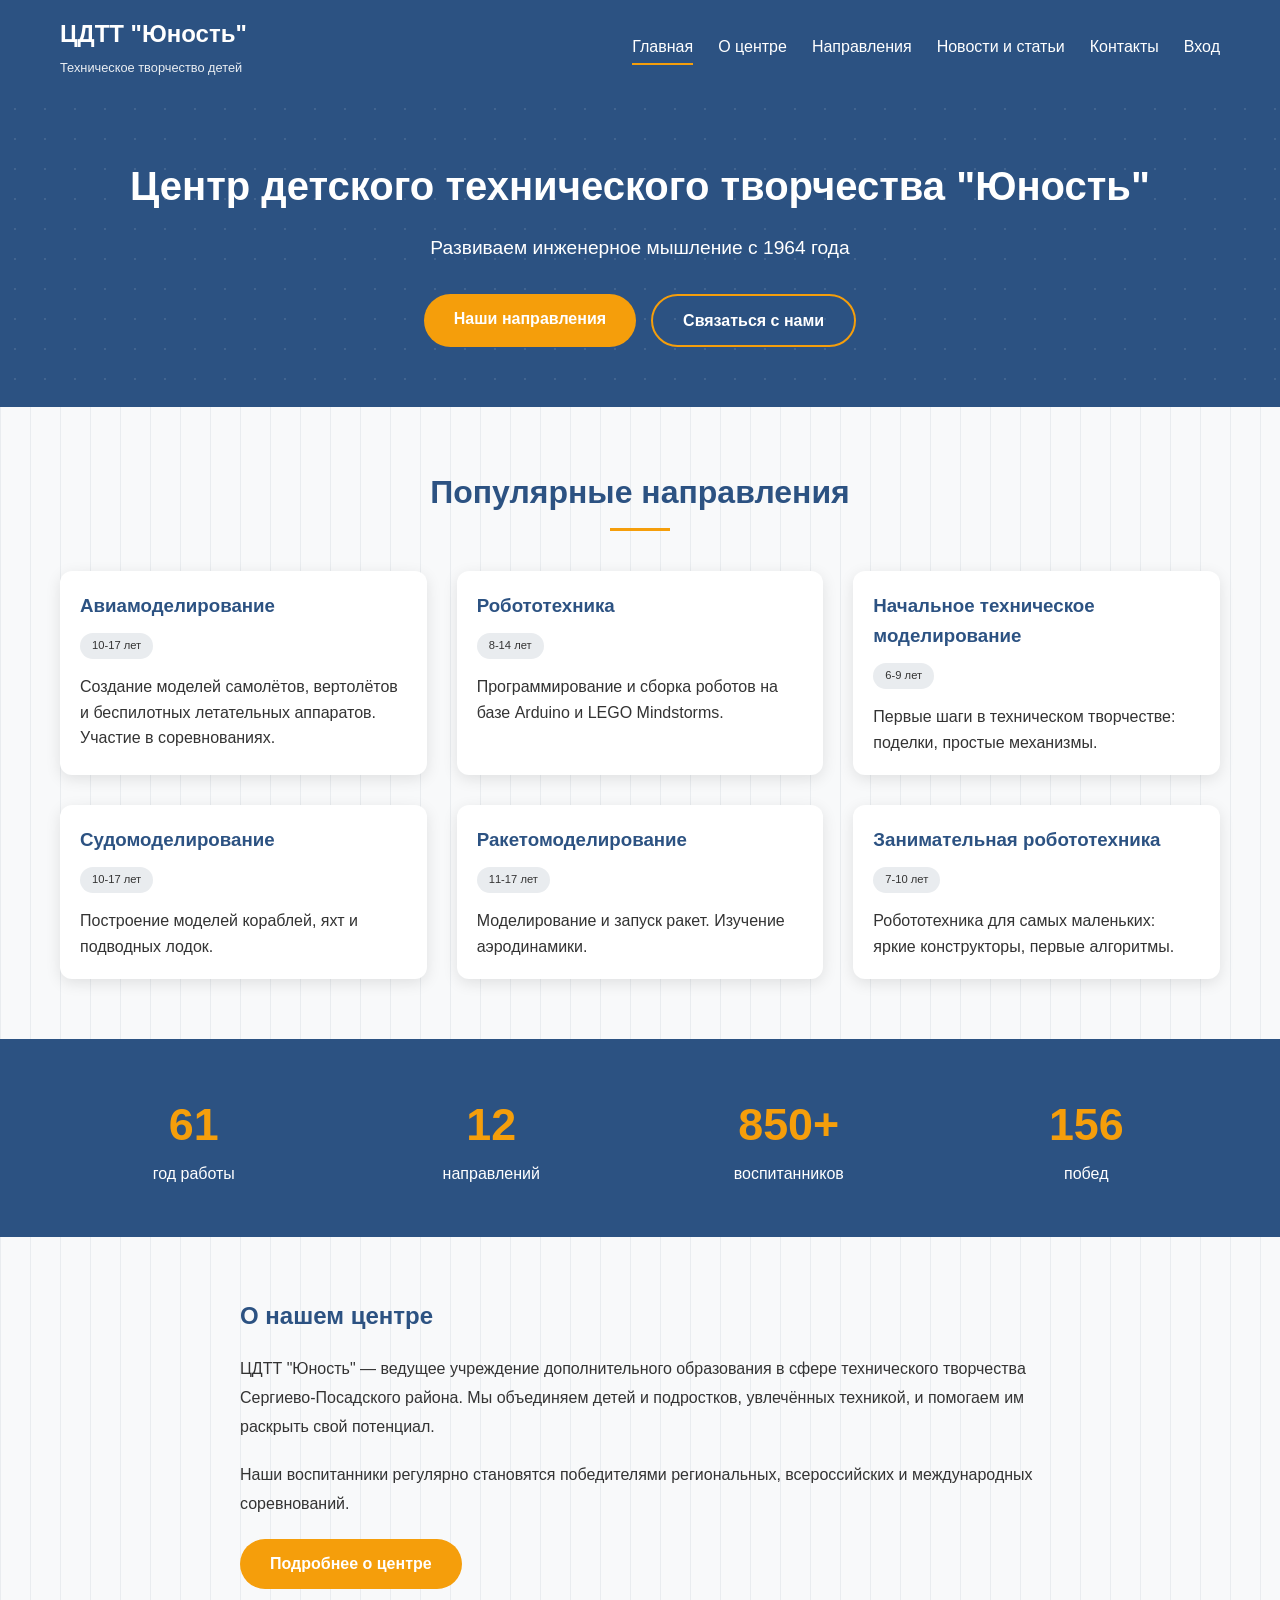
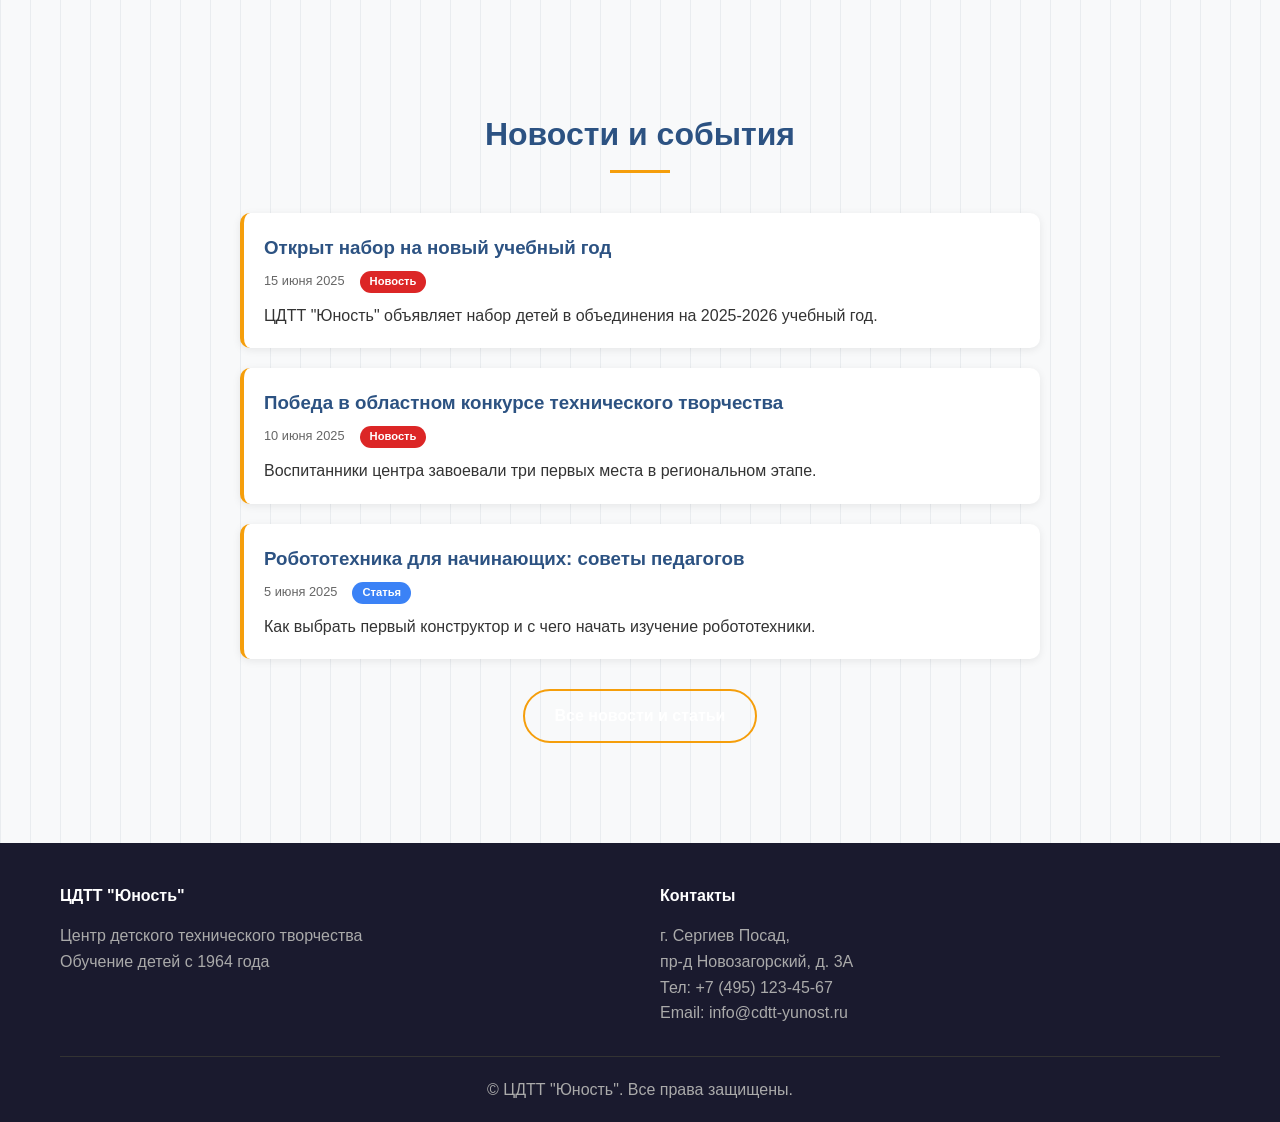
<file: docs/index.html>
<!DOCTYPE html>
<html lang="ru">
<head>
    <meta charset="UTF-8">
    <meta name="viewport" content="width=device-width, initial-scale=1.0">
    <title>ЦДТТ "Юность" - Центр детского технического творчества</title>
    <link rel="stylesheet" href="style.css">
</head>
<body>

<header class="site-header">
    <div class="container header-inner">
        <div class="logo">
            <h1>ЦДТТ "Юность"</h1>
            <p>Техническое творчество детей</p>
        </div>
        <button class="mobile-menu-btn" id="mobileMenuBtn">☰</button>
        <nav class="main-nav" id="mainNav">
            <ul>
                <li><a href="index.html" class="active">Главная</a></li>
                <li><a href="about.html">О центре</a></li>
                <li><a href="programs.html">Направления</a></li>
                <li><a href="news.html">Новости и статьи</a></li>
                <li><a href="contacts.html">Контакты</a></li>
                <li><a href="admin.html">Вход</a></li>
            </ul>
        </nav>
    </div>
</header>

<main>
    <section class="hero">
        <div class="container">
            <h1>Центр детского технического творчества "Юность"</h1>
            <p>Развиваем инженерное мышление с 1964 года</p>
            <div class="hero-buttons">
                <a href="programs.html" class="btn btn-primary">Наши направления</a>
                <a href="contacts.html" class="btn btn-outline">Связаться с нами</a>
            </div>
        </div>
    </section>

    <section class="section">
        <div class="container">
            <h2 class="section-title">Популярные направления</h2>
            <div class="cards-grid">
                <div class="card">
                    <h3>Авиамоделирование</h3>
                    <span class="card-badge">10-17 лет</span>
                    <p>Создание моделей самолётов, вертолётов и беспилотных летательных аппаратов. Участие в соревнованиях.</p>
                </div>
                <div class="card">
                    <h3>Робототехника</h3>
                    <span class="card-badge">8-14 лет</span>
                    <p>Программирование и сборка роботов на базе Arduino и LEGO Mindstorms.</p>
                </div>
                <div class="card">
                    <h3>Начальное техническое моделирование</h3>
                    <span class="card-badge">6-9 лет</span>
                    <p>Первые шаги в техническом творчестве: поделки, простые механизмы.</p>
                </div>
                <div class="card">
                    <h3>Судомоделирование</h3>
                    <span class="card-badge">10-17 лет</span>
                    <p>Построение моделей кораблей, яхт и подводных лодок.</p>
                </div>
                <div class="card">
                    <h3>Ракетомоделирование</h3>
                    <span class="card-badge">11-17 лет</span>
                    <p>Моделирование и запуск ракет. Изучение аэродинамики.</p>
                </div>
                <div class="card">
                    <h3>Занимательная робототехника</h3>
                    <span class="card-badge">7-10 лет</span>
                    <p>Робототехника для самых маленьких: яркие конструкторы, первые алгоритмы.</p>
                </div>
            </div>
        </div>
    </section>

    <section class="stats">
        <div class="container">
            <div class="stats-grid">
                <div class="stat-item">
                    <span class="stat-number">61</span>
                    <span class="stat-label">год работы</span>
                </div>
                <div class="stat-item">
                    <span class="stat-number">12</span>
                    <span class="stat-label">направлений</span>
                </div>
                <div class="stat-item">
                    <span class="stat-number">850+</span>
                    <span class="stat-label">воспитанников</span>
                </div>
                <div class="stat-item">
                    <span class="stat-number">156</span>
                    <span class="stat-label">побед</span>
                </div>
            </div>
        </div>
    </section>

    <section class="section">
        <div class="container">
            <div class="about-preview">
                <div class="about-text">
                    <h2>О нашем центре</h2>
                    <p>ЦДТТ "Юность" — ведущее учреждение дополнительного образования в сфере технического творчества Сергиево-Посадского района. Мы объединяем детей и подростков, увлечённых техникой, и помогаем им раскрыть свой потенциал.</p>
                    <p>Наши воспитанники регулярно становятся победителями региональных, всероссийских и международных соревнований.</p>
                    <a href="about.html" class="btn btn-primary">Подробнее о центре</a>
                </div>
            </div>
        </div>
    </section>

    <section class="section">
        <div class="container">
            <h2 class="section-title">Новости и события</h2>
            <div class="news-preview">
                <div class="post-card">
                    <h3><a href="post.html">Открыт набор на новый учебный год</a></h3>
                    <div class="post-meta">
                        <span>15 июня 2025</span>
                        <span class="post-type news">Новость</span>
                    </div>
                    <p>ЦДТТ "Юность" объявляет набор детей в объединения на 2025-2026 учебный год.</p>
                </div>
                <div class="post-card">
                    <h3><a href="post.html">Победа в областном конкурсе технического творчества</a></h3>
                    <div class="post-meta">
                        <span>10 июня 2025</span>
                        <span class="post-type news">Новость</span>
                    </div>
                    <p>Воспитанники центра завоевали три первых места в региональном этапе.</p>
                </div>
                <div class="post-card">
                    <h3><a href="post.html">Робототехника для начинающих: советы педагогов</a></h3>
                    <div class="post-meta">
                        <span>5 июня 2025</span>
                        <span class="post-type article">Статья</span>
                    </div>
                    <p>Как выбрать первый конструктор и с чего начать изучение робототехники.</p>
                </div>
            </div>
            <div class="text-center" style="margin-top: 30px;">
                <a href="news.html" class="btn btn-outline">Все новости и статьи</a>
            </div>
        </div>
    </section>
</main>

<footer class="site-footer">
    <div class="container">
        <div class="footer-grid">
            <div>
                <h4>ЦДТТ "Юность"</h4>
                <p>Центр детского технического творчества<br>Обучение детей с 1964 года</p>
            </div>
            <div>
                <h4>Контакты</h4>
                <p>г. Сергиев Посад,<br>пр-д Новозагорский, д. 3А</p>
                <p>Тел: +7 (495) 123-45-67<br>Email: info@cdtt-yunost.ru</p>
            </div>
        </div>
        <div class="footer-bottom">
            <p>© ЦДТТ "Юность". Все права защищены.</p>
        </div>
    </div>
</footer>

<script src="app.js"></script>
<script>
    const mobileBtn = document.getElementById('mobileMenuBtn');
    const mainNav = document.getElementById('mainNav');
    if (mobileBtn && mainNav) {
        mobileBtn.addEventListener('click', function() {
            mainNav.classList.toggle('open');
        });
    }
</script>
</body>
</html>
</file>
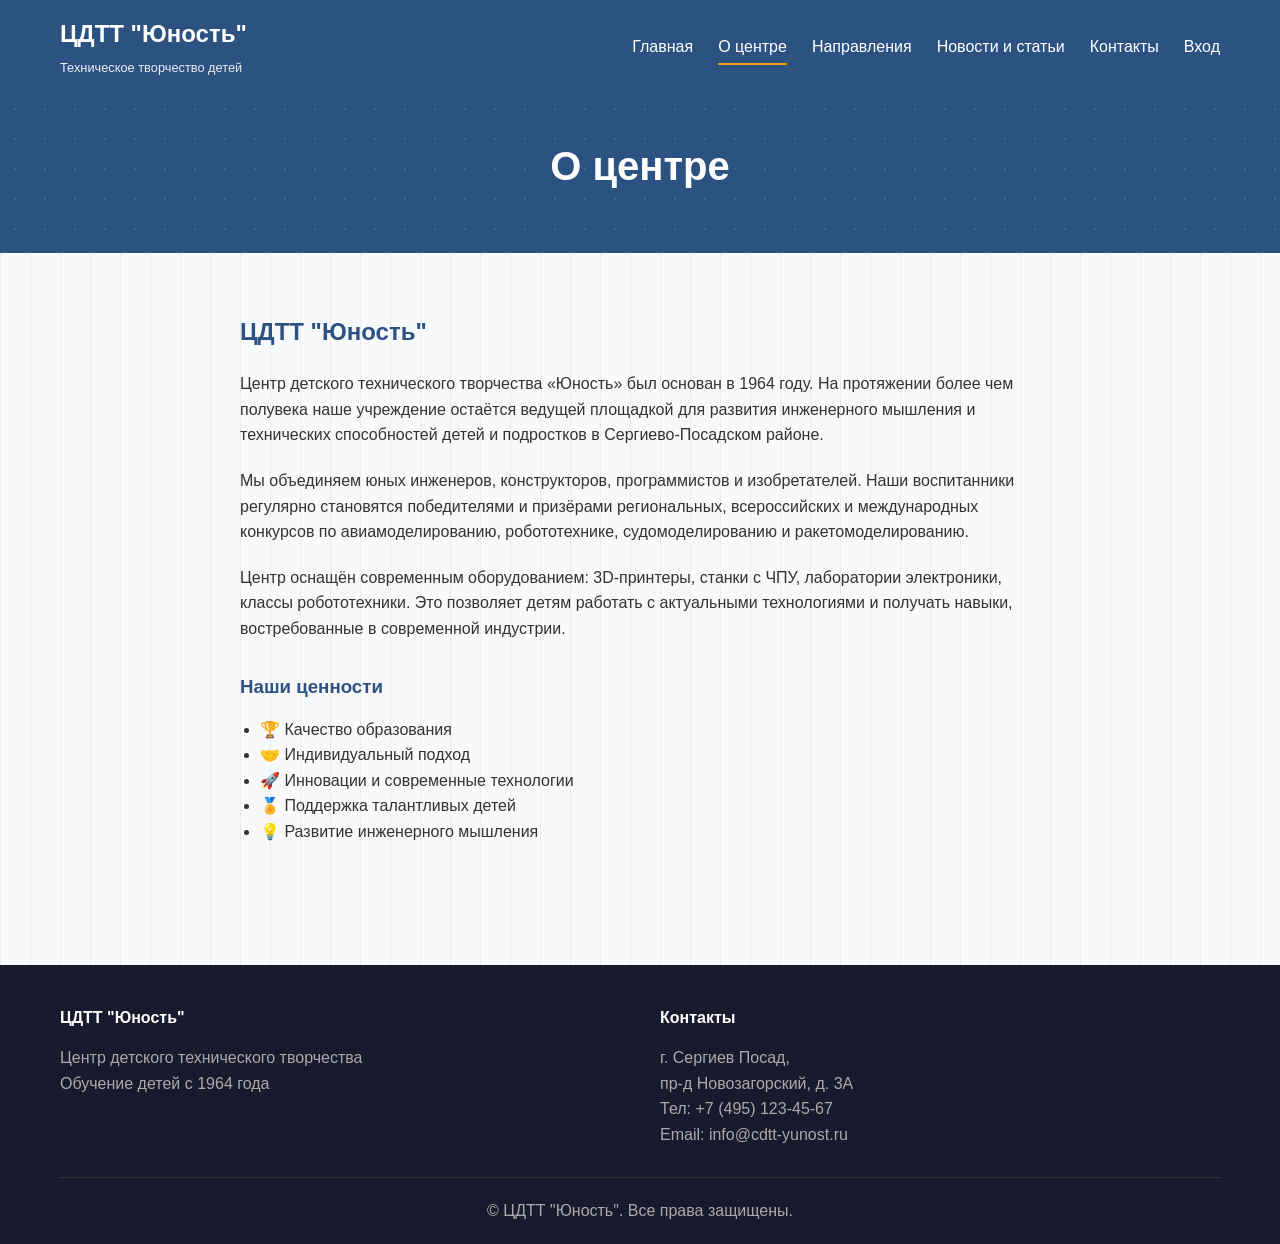
<file: docs/about.html>
<!DOCTYPE html>
<html lang="ru">
<head>
    <meta charset="UTF-8">
    <meta name="viewport" content="width=device-width, initial-scale=1.0">
    <title>О центре - ЦДТТ "Юность"</title>
    <link rel="stylesheet" href="style.css">
</head>
<body>
    <header class="site-header">
        <div class="container header-inner">
            <div class="logo">
                <h1>ЦДТТ "Юность"</h1>
                <p>Техническое творчество детей</p>
            </div>
            <button class="mobile-menu-btn" id="mobileMenuBtn">☰</button>
            <nav class="main-nav" id="mainNav">
                <ul>
                    <li><a href="index.html">Главная</a></li>
                    <li><a href="about.html" class="active">О центре</a></li>
                    <li><a href="programs.html">Направления</a></li>
                    <li><a href="news.html">Новости и статьи</a></li>
                    <li><a href="contacts.html">Контакты</a></li>
                    <li><a href="admin.html">Вход</a></li>
                </ul>
            </nav>
        </div>
    </header>

    <main>
        <section class="hero" style="padding: 40px 0;">
            <div class="container">
                <h1>О центре</h1>
            </div>
        </section>

        <section class="section">
            <div class="container">
                <div style="max-width: 800px; margin: 0 auto;">
                    <h2 style="color: #2c5282; margin-bottom: 20px;">ЦДТТ "Юность"</h2>
                    <p style="margin-bottom: 20px;">Центр детского технического творчества «Юность» был основан в 1964 году. На протяжении более чем полувека наше учреждение остаётся ведущей площадкой для развития инженерного мышления и технических способностей детей и подростков в Сергиево-Посадском районе.</p>
                    
                    <p style="margin-bottom: 20px;">Мы объединяем юных инженеров, конструкторов, программистов и изобретателей. Наши воспитанники регулярно становятся победителями и призёрами региональных, всероссийских и международных конкурсов по авиамоделированию, робототехнике, судомоделированию и ракетомоделированию.</p>
                    
                    <p style="margin-bottom: 20px;">Центр оснащён современным оборудованием: 3D-принтеры, станки с ЧПУ, лаборатории электроники, классы робототехники. Это позволяет детям работать с актуальными технологиями и получать навыки, востребованные в современной индустрии.</p>
                    
                    <h3 style="color: #2c5282; margin: 30px 0 15px;">Наши ценности</h3>
                    <ul style="margin-bottom: 20px; padding-left: 20px;">
                        <li>🏆 Качество образования</li>
                        <li>🤝 Индивидуальный подход</li>
                        <li>🚀 Инновации и современные технологии</li>
                        <li>🏅 Поддержка талантливых детей</li>
                        <li>💡 Развитие инженерного мышления</li>
                    </ul>
                </div>
            </div>
        </section>
    </main>

    <footer class="site-footer">
        <div class="container">
            <div class="footer-grid">
                <div>
                    <h4>ЦДТТ "Юность"</h4>
                    <p>Центр детского технического творчества<br>Обучение детей с 1964 года</p>
                </div>
                <div>
                    <h4>Контакты</h4>
                    <p>г. Сергиев Посад,<br>пр-д Новозагорский, д. 3А</p>
                    <p>Тел: +7 (495) 123-45-67<br>Email: info@cdtt-yunost.ru</p>
                </div>
            </div>
            <div class="footer-bottom">
                <p>© ЦДТТ "Юность". Все права защищены.</p>
            </div>
        </div>
    </footer>

    <script src="app.js"></script>
</body>
</html>
</file>
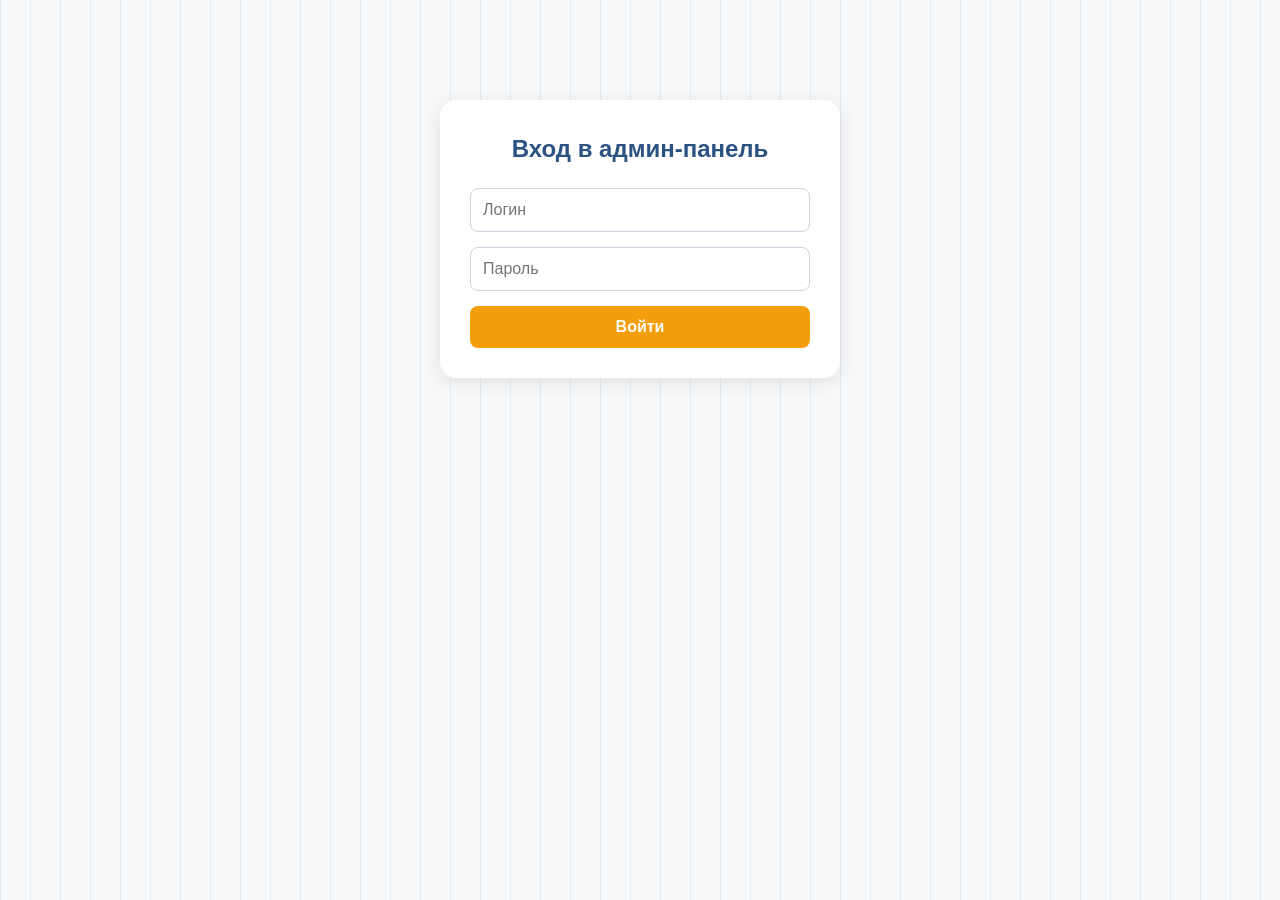
<file: docs/admin.html>
<!DOCTYPE html>
<html lang="ru">
<head>
    <meta charset="UTF-8">
    <meta name="viewport" content="width=device-width, initial-scale=1.0">
    <title>Админ-панель - ЦДТТ "Юность"</title>
    <link rel="stylesheet" href="style.css">
    <style>
        .admin-container {
            max-width: 1400px;
            margin: 0 auto;
            padding: 20px;
        }
        .admin-header {
            display: flex;
            justify-content: space-between;
            align-items: center;
            margin-bottom: 30px;
            padding-bottom: 20px;
            border-bottom: 2px solid #e2e8f0;
        }
        .admin-header h1 {
            color: #2c5282;
            font-size: 1.8rem;
        }
        .logout-btn {
            background: #dc2626;
            color: white;
            border: none;
            padding: 8px 20px;
            border-radius: 8px;
            cursor: pointer;
            font-weight: 600;
        }
        .stats-grid {
            display: grid;
            grid-template-columns: repeat(4, 1fr);
            gap: 20px;
            margin-bottom: 40px;
        }
        .stat-card {
            background: white;
            padding: 25px;
            text-align: center;
            border-radius: 12px;
            box-shadow: 0 2px 8px rgba(0,0,0,0.08);
            border: 1px solid #e2e8f0;
        }
        .stat-card .value {
            font-size: 2.5rem;
            font-weight: bold;
            color: #f59e0b;
        }
        .stat-card .label {
            color: #4a5568;
            margin-top: 8px;
        }
        .section-title {
            font-size: 1.4rem;
            color: #2c5282;
            margin: 30px 0 20px;
        }
        .post-row {
            background: white;
            padding: 15px 20px;
            margin-bottom: 10px;
            border-radius: 8px;
            display: flex;
            justify-content: space-between;
            align-items: center;
            border: 1px solid #e2e8f0;
        }
        .post-title {
            font-weight: 600;
            color: #2c5282;
            margin-bottom: 5px;
        }
        .post-meta {
            font-size: 0.8rem;
            color: #718096;
            display: flex;
            gap: 15px;
            align-items: center;
            margin-top: 5px;
        }
        .post-type-news {
            background: #dc2626;
            color: white;
            padding: 2px 10px;
            border-radius: 20px;
            font-size: 0.7rem;
        }
        .post-type-article {
            background: #3498db;
            color: white;
            padding: 2px 10px;
            border-radius: 20px;
            font-size: 0.7rem;
        }
        .featured-badge {
            color: #f59e0b;
            font-size: 0.8rem;
        }
        .edit-btn, .delete-btn {
            padding: 6px 12px;
            border: none;
            border-radius: 6px;
            cursor: pointer;
        }
        .edit-btn {
            background: #3498db;
            color: white;
        }
        .delete-btn {
            background: #e74c3c;
            color: white;
            margin-left: 8px;
        }
        .login-container {
            max-width: 400px;
            margin: 100px auto;
            background: white;
            padding: 30px;
            border-radius: 16px;
            box-shadow: 0 4px 20px rgba(0,0,0,0.1);
        }
        .login-container h2 {
            text-align: center;
            margin-bottom: 20px;
            color: #2c5282;
        }
        .login-container input {
            width: 100%;
            padding: 12px;
            margin-bottom: 15px;
            border: 1px solid #cbd5e0;
            border-radius: 8px;
            font-size: 1rem;
        }
        .login-btn {
            width: 100%;
            background: #f59e0b;
            color: white;
            border: none;
            padding: 12px;
            border-radius: 8px;
            cursor: pointer;
            font-weight: 600;
            font-size: 1rem;
        }
        .hidden {
            display: none;
        }
        .notice {
            background: #fef3c7;
            padding: 15px;
            border-radius: 8px;
            margin-top: 30px;
            text-align: center;
            color: #92400e;
        }
        .error-text {
            color: #e74c3c;
            text-align: center;
            margin-top: 15px;
        }
    </style>
</head>
<body>

<!-- Панель входа -->
<div id="loginPanel" class="login-container">
    <h2>Вход в админ-панель</h2>
    <input type="text" id="loginUsername" placeholder="Логин">
    <input type="password" id="loginPassword" placeholder="Пароль">
    <button class="login-btn" onclick="login()">Войти</button>
    <div id="loginError" class="hidden error-text"></div>
</div>

<!-- Основная админ-панель -->
<div id="adminPanel" class="admin-container hidden">
    <div class="admin-header">
        <h1>Панель управления сайтом</h1>
        <button class="logout-btn" onclick="logout()">Выйти</button>
    </div>

    <!-- Статистика -->
    <div class="stats-grid">
        <div class="stat-card">
            <div class="value" id="statPosts">5</div>
            <div class="label">Всего публикаций</div>
        </div>
        <div class="stat-card">
            <div class="value" id="statNews">3</div>
            <div class="label">Новостей</div>
        </div>
        <div class="stat-card">
            <div class="value" id="statArticles">2</div>
            <div class="label">Статей</div>
        </div>
        <div class="stat-card">
            <div class="value" id="statFeedback">0</div>
            <div class="label">Обращений</div>
        </div>
    </div>

    <!-- Список публикаций -->
    <h2 class="section-title">Управление публикациями</h2>
    <div id="postsList">
        <div class="post-row">
            <div>
                <div class="post-title">Открыт набор на новый учебный год</div>
                <div class="post-meta">
                    <span>15 июня 2025</span>
                    <span class="post-type-news">Новость</span>
                    <span class="featured-badge">⭐ На главной</span>
                </div>
            </div>
            <div>
                <button class="edit-btn" onclick="showDemoMessage()">✏️ Редактировать</button>
                <button class="delete-btn" onclick="showDemoMessage()">🗑️ Удалить</button>
            </div>
        </div>
        <div class="post-row">
            <div>
                <div class="post-title">Победа в областном конкурсе технического творчества</div>
                <div class="post-meta">
                    <span>10 июня 2025</span>
                    <span class="post-type-news">Новость</span>
                </div>
            </div>
            <div>
                <button class="edit-btn" onclick="showDemoMessage()">✏️ Редактировать</button>
                <button class="delete-btn" onclick="showDemoMessage()">🗑️ Удалить</button>
            </div>
        </div>
        <div class="post-row">
            <div>
                <div class="post-title">Робототехника для начинающих: советы педагогов</div>
                <div class="post-meta">
                    <span>5 июня 2025</span>
                    <span class="post-type-article">Статья</span>
                </div>
            </div>
            <div>
                <button class="edit-btn" onclick="showDemoMessage()">✏️ Редактировать</button>
                <button class="delete-btn" onclick="showDemoMessage()">🗑️ Удалить</button>
            </div>
        </div>
        <div class="post-row">
            <div>
                <div class="post-title">День открытых дверей в ЦДТТ "Юность"</div>
                <div class="post-meta">
                    <span>20 мая 2025</span>
                    <span class="post-type-news">Новость</span>
                </div>
            </div>
            <div>
                <button class="edit-btn" onclick="showDemoMessage()">✏️ Редактировать</button>
                <button class="delete-btn" onclick="showDemoMessage()">🗑️ Удалить</button>
            </div>
        </div>
        <div class="post-row">
            <div>
                <div class="post-title">Как выбрать технический кружок для ребёнка</div>
                <div class="post-meta">
                    <span>12 мая 2025</span>
                    <span class="post-type-article">Статья</span>
                </div>
            </div>
            <div>
                <button class="edit-btn" onclick="showDemoMessage()">✏️ Редактировать</button>
                <button class="delete-btn" onclick="showDemoMessage()">🗑️ Удалить</button>
            </div>
        </div>
    </div>

    <div class="notice">
        ⚠️ Это демонстрационная версия админ-панели.<br>
        Полноценное управление контентом (добавление, редактирование, удаление публикаций)<br>
        доступно при запуске сайта локально через <strong>node server.js</strong>.
    </div>
</div>

<script>
    function login() {
        const username = document.getElementById('loginUsername').value;
        const password = document.getElementById('loginPassword').value;
        const errorDiv = document.getElementById('loginError');
        
        if (username === 'admin' && password === 'admin123') {
            document.getElementById('loginPanel').classList.add('hidden');
            document.getElementById('adminPanel').classList.remove('hidden');
            errorDiv.classList.add('hidden');
        } else {
            errorDiv.textContent = 'Неверный логин или пароль';
            errorDiv.classList.remove('hidden');
        }
    }
    
    function logout() {
        document.getElementById('loginPanel').classList.remove('hidden');
        document.getElementById('adminPanel').classList.add('hidden');
        document.getElementById('loginUsername').value = '';
        document.getElementById('loginPassword').value = '';
    }
    
    function showDemoMessage() {
        alert('Редактирование доступно только в локальной версии с сервером.\nЗапустите сайт через node server.js');
    }
</script>
</body>
</html>
</file>
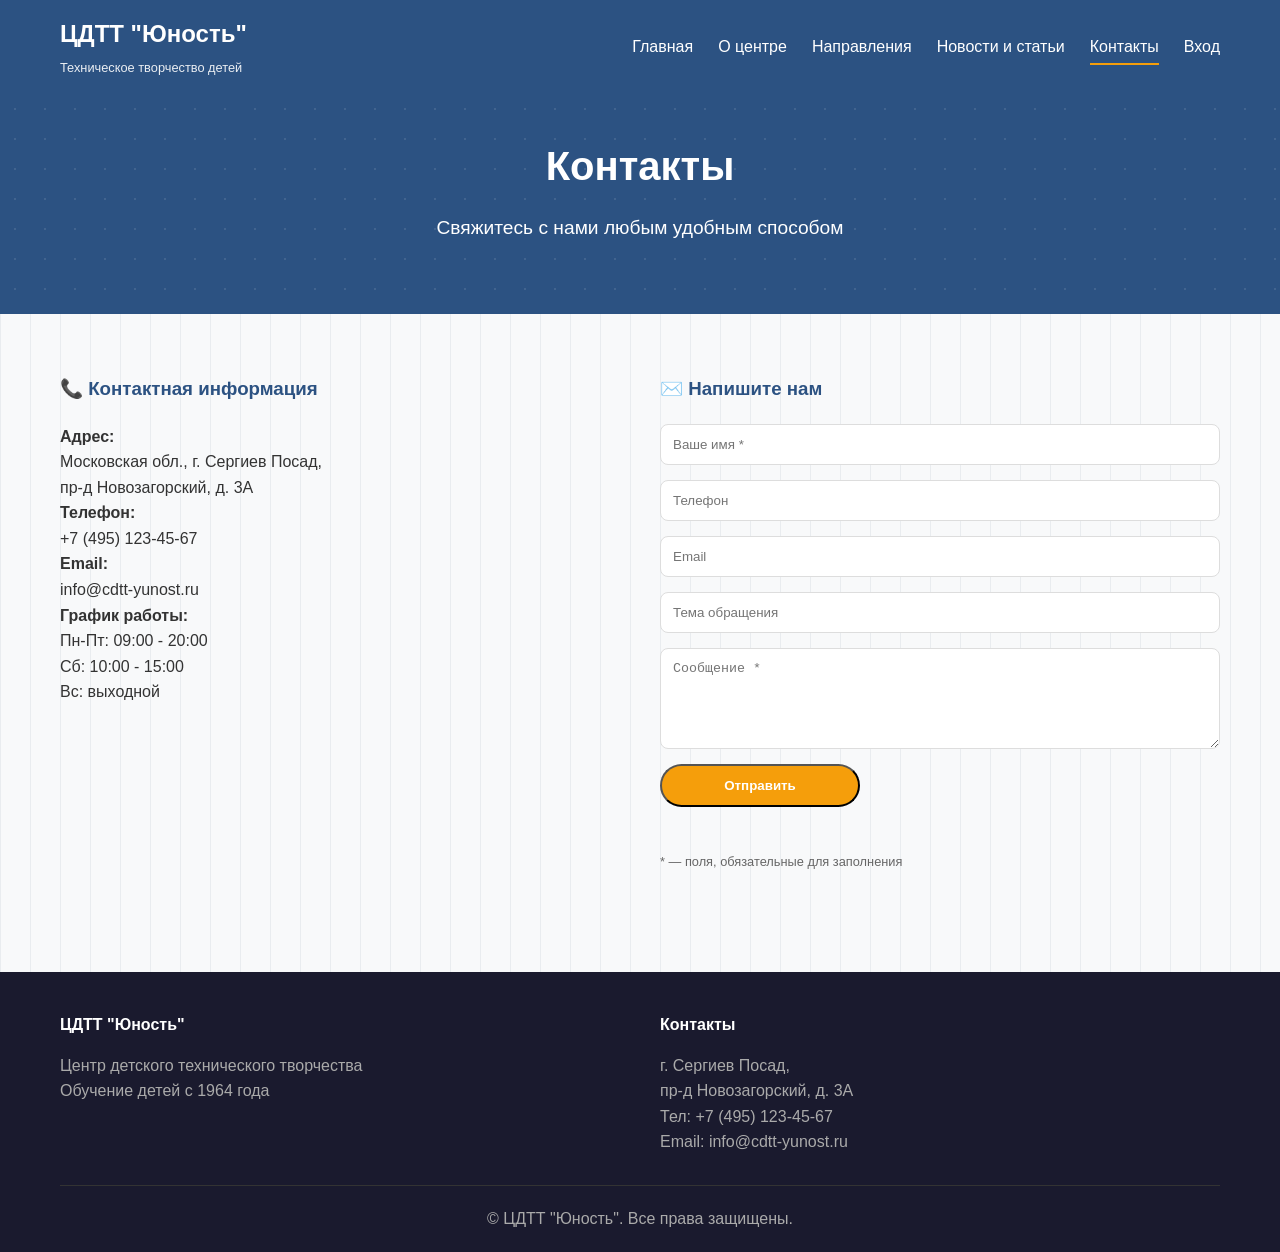
<file: docs/contacts.html>
<!DOCTYPE html>
<html lang="ru">
<head>
    <meta charset="UTF-8">
    <meta name="viewport" content="width=device-width, initial-scale=1.0">
    <title>Контакты - ЦДТТ "Юность"</title>
    <link rel="stylesheet" href="style.css">
</head>
<body>
    <header class="site-header">
        <div class="container header-inner">
            <div class="logo">
                <h1>ЦДТТ "Юность"</h1>
                <p>Техническое творчество детей</p>
            </div>
            <button class="mobile-menu-btn" id="mobileMenuBtn">☰</button>
            <nav class="main-nav" id="mainNav">
                <ul>
                    <li><a href="index.html">Главная</a></li>
                    <li><a href="about.html">О центре</a></li>
                    <li><a href="programs.html">Направления</a></li>
                    <li><a href="news.html">Новости и статьи</a></li>
                    <li><a href="contacts.html" class="active">Контакты</a></li>
                    <li><a href="admin.html">Вход</a></li>
                </ul>
            </nav>
        </div>
    </header>

    <main>
        <section class="hero" style="padding: 40px 0;">
            <div class="container">
                <h1>Контакты</h1>
                <p>Свяжитесь с нами любым удобным способом</p>
            </div>
        </section>

        <section class="section">
            <div class="container">
                <div style="display: grid; grid-template-columns: repeat(auto-fit, minmax(300px, 1fr)); gap: 40px;">
                    <div>
                        <h3 style="color: #2c5282; margin-bottom: 20px;">📞 Контактная информация</h3>
                        <p><strong>Адрес:</strong><br>Московская обл., г. Сергиев Посад,<br>пр-д Новозагорский, д. 3А</p>
                        <p><strong>Телефон:</strong><br>+7 (495) 123-45-67</p>
                        <p><strong>Email:</strong><br>info@cdtt-yunost.ru</p>
                        <p><strong>График работы:</strong><br>Пн-Пт: 09:00 - 20:00<br>Сб: 10:00 - 15:00<br>Вс: выходной</p>
                    </div>

                    <div>
                        <h3 style="color: #2c5282; margin-bottom: 20px;">✉️ Напишите нам</h3>
                        <form id="feedbackForm" style="display: flex; flex-direction: column; gap: 15px;">
                            <input type="text" id="name" placeholder="Ваше имя *" required style="padding: 12px; border: 1px solid #ddd; border-radius: 8px;">
                            <input type="tel" id="phone" placeholder="Телефон" style="padding: 12px; border: 1px solid #ddd; border-radius: 8px;">
                            <input type="email" id="email" placeholder="Email" style="padding: 12px; border: 1px solid #ddd; border-radius: 8px;">
                            <input type="text" id="subject" placeholder="Тема обращения" style="padding: 12px; border: 1px solid #ddd; border-radius: 8px;">
                            <textarea id="message" placeholder="Сообщение *" rows="5" required style="padding: 12px; border: 1px solid #ddd; border-radius: 8px; resize: vertical;"></textarea>
                            <button type="submit" class="btn btn-primary" style="width: 200px;">Отправить</button>
                            <div id="formStatus" style="margin-top: 10px;"></div>
                        </form>
                        <p style="margin-top: 20px; font-size: 0.8rem; color: #666;">* — поля, обязательные для заполнения</p>
                    </div>
                </div>
            </div>
        </section>
    </main>

    <footer class="site-footer">
        <div class="container">
            <div class="footer-grid">
                <div>
                    <h4>ЦДТТ "Юность"</h4>
                    <p>Центр детского технического творчества<br>Обучение детей с 1964 года</p>
                </div>
                <div>
                    <h4>Контакты</h4>
                    <p>г. Сергиев Посад,<br>пр-д Новозагорский, д. 3А</p>
                    <p>Тел: +7 (495) 123-45-67<br>Email: info@cdtt-yunost.ru</p>
                </div>
            </div>
            <div class="footer-bottom">
                <p>© ЦДТТ "Юность". Все права защищены.</p>
            </div>
        </div>
    </footer>

    <script src="app.js"></script>
    <script>
        // Отправка формы (для GitHub Pages — только демонстрация)
        const form = document.getElementById('feedbackForm');
        const statusDiv = document.getElementById('formStatus');

        if (form) {
            form.addEventListener('submit', async (e) => {
                e.preventDefault();
                statusDiv.innerHTML = '<span style="color: #2c5282;">⚠️ Для отправки сообщений на GitHub Pages нужен сервер. Пожалуйста, свяжитесь по телефону или email.</span>';
            });
        }
    </script>
</body>
</html>
</file>
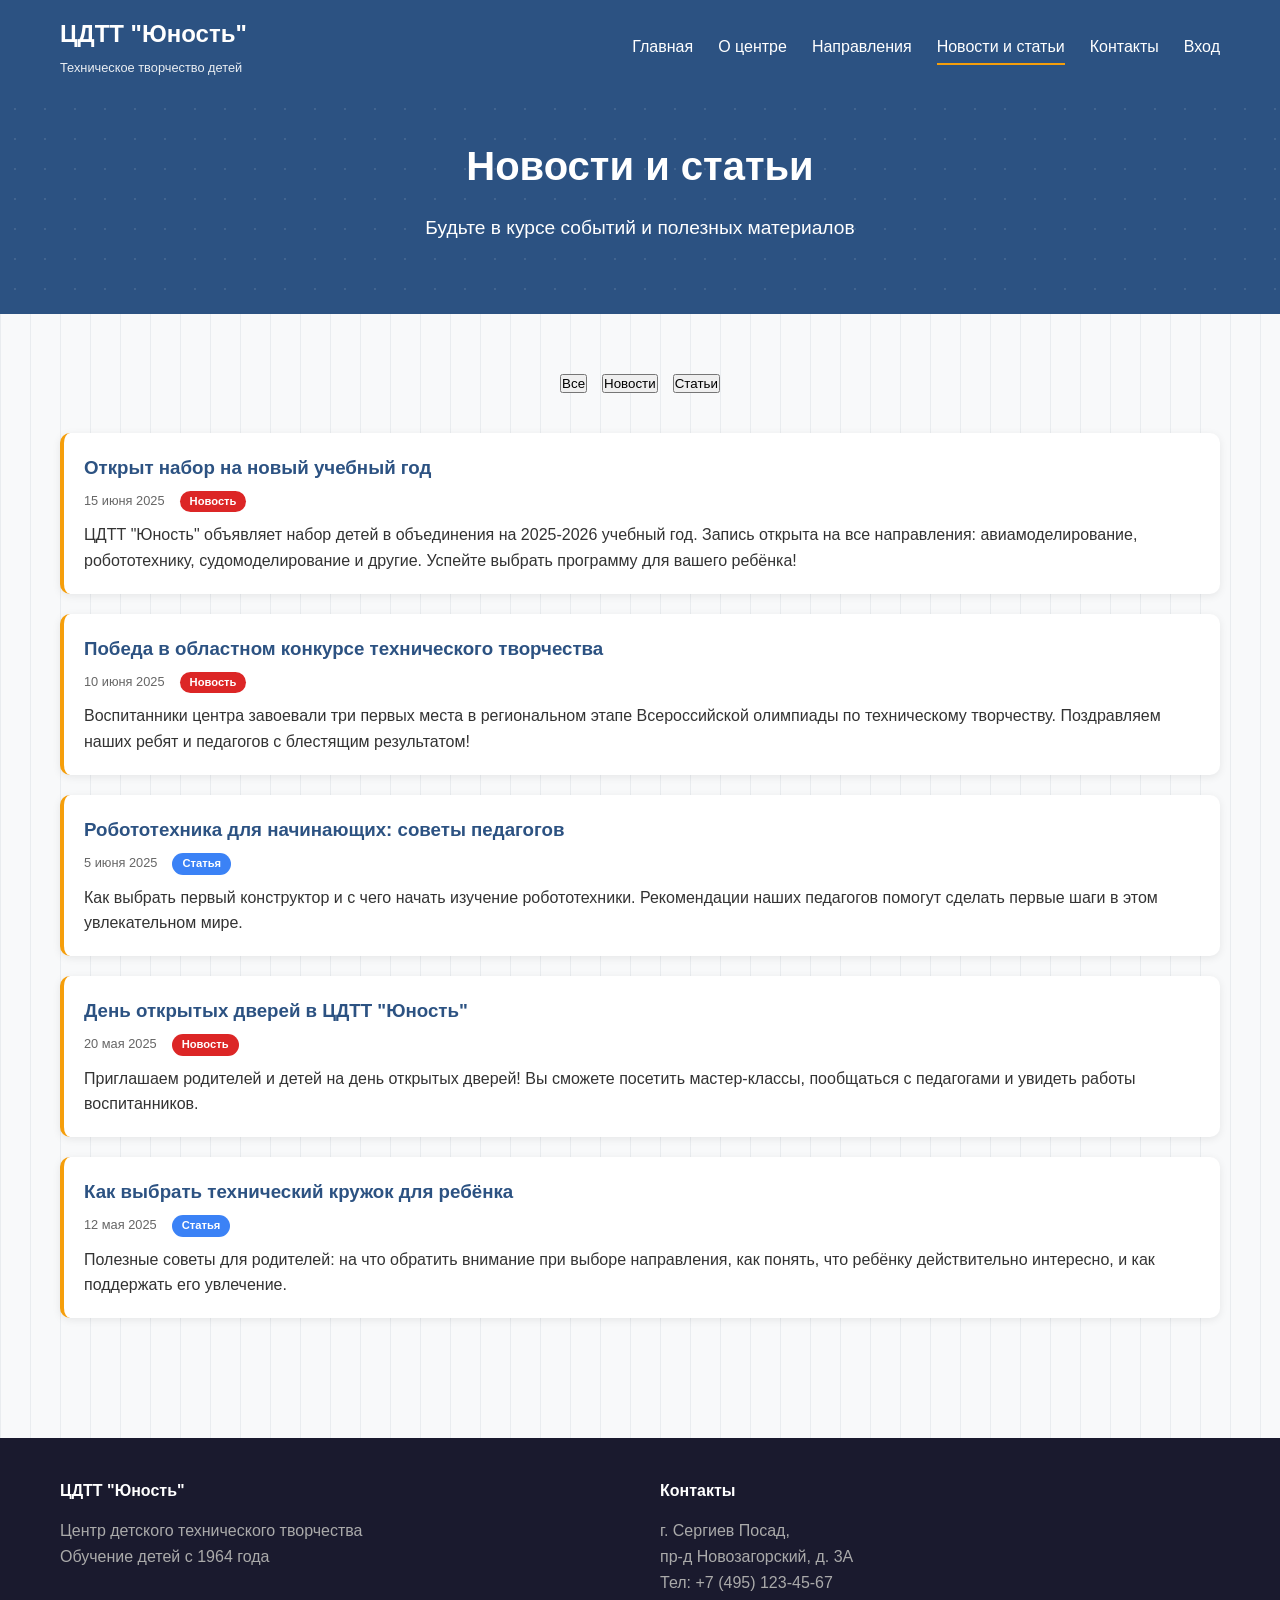
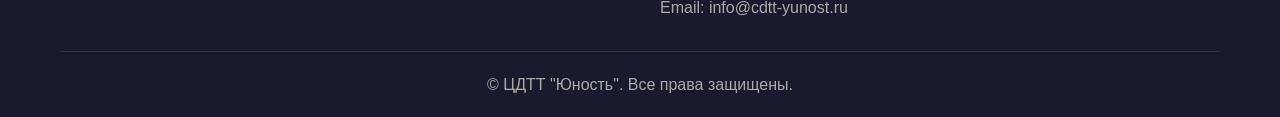
<file: docs/news.html>
<!DOCTYPE html>
<html lang="ru">
<head>
    <meta charset="UTF-8">
    <meta name="viewport" content="width=device-width, initial-scale=1.0">
    <title>Новости и статьи - ЦДТТ "Юность"</title>
    <link rel="stylesheet" href="style.css">
</head>
<body>
    <header class="site-header">
        <div class="container header-inner">
            <div class="logo">
                <h1>ЦДТТ "Юность"</h1>
                <p>Техническое творчество детей</p>
            </div>
            <button class="mobile-menu-btn" id="mobileMenuBtn">☰</button>
            <nav class="main-nav" id="mainNav">
                <ul>
                    <li><a href="index.html">Главная</a></li>
                    <li><a href="about.html">О центре</a></li>
                    <li><a href="programs.html">Направления</a></li>
                    <li><a href="news.html" class="active">Новости и статьи</a></li>
                    <li><a href="contacts.html">Контакты</a></li>
                    <li><a href="admin.html">Вход</a></li>
                </ul>
            </nav>
        </div>
    </header>

    <main>
        <section class="hero" style="padding: 40px 0;">
            <div class="container">
                <h1>Новости и статьи</h1>
                <p>Будьте в курсе событий и полезных материалов</p>
            </div>
        </section>

        <section class="section">
            <div class="container">
                <div class="filter-buttons" style="display: flex; gap: 15px; justify-content: center; margin-bottom: 40px;">
                    <button class="filter-btn active" data-filter="all">Все</button>
                    <button class="filter-btn" data-filter="news">Новости</button>
                    <button class="filter-btn" data-filter="article">Статьи</button>
                </div>

                <div class="news-list">
                    <div class="post-card" data-type="news">
                        <h3><a href="post.html">Открыт набор на новый учебный год</a></h3>
                        <div class="post-meta">
                            <span>15 июня 2025</span>
                            <span class="post-type news">Новость</span>
                        </div>
                        <p>ЦДТТ "Юность" объявляет набор детей в объединения на 2025-2026 учебный год. Запись открыта на все направления: авиамоделирование, робототехнику, судомоделирование и другие. Успейте выбрать программу для вашего ребёнка!</p>
                    </div>

                    <div class="post-card" data-type="news">
                        <h3><a href="post.html">Победа в областном конкурсе технического творчества</a></h3>
                        <div class="post-meta">
                            <span>10 июня 2025</span>
                            <span class="post-type news">Новость</span>
                        </div>
                        <p>Воспитанники центра завоевали три первых места в региональном этапе Всероссийской олимпиады по техническому творчеству. Поздравляем наших ребят и педагогов с блестящим результатом!</p>
                    </div>

                    <div class="post-card" data-type="article">
                        <h3><a href="post.html">Робототехника для начинающих: советы педагогов</a></h3>
                        <div class="post-meta">
                            <span>5 июня 2025</span>
                            <span class="post-type article">Статья</span>
                        </div>
                        <p>Как выбрать первый конструктор и с чего начать изучение робототехники. Рекомендации наших педагогов помогут сделать первые шаги в этом увлекательном мире.</p>
                    </div>

                    <div class="post-card" data-type="news">
                        <h3><a href="post.html">День открытых дверей в ЦДТТ "Юность"</a></h3>
                        <div class="post-meta">
                            <span>20 мая 2025</span>
                            <span class="post-type news">Новость</span>
                        </div>
                        <p>Приглашаем родителей и детей на день открытых дверей! Вы сможете посетить мастер-классы, пообщаться с педагогами и увидеть работы воспитанников.</p>
                    </div>

                    <div class="post-card" data-type="article">
                        <h3><a href="post.html">Как выбрать технический кружок для ребёнка</a></h3>
                        <div class="post-meta">
                            <span>12 мая 2025</span>
                            <span class="post-type article">Статья</span>
                        </div>
                        <p>Полезные советы для родителей: на что обратить внимание при выборе направления, как понять, что ребёнку действительно интересно, и как поддержать его увлечение.</p>
                    </div>
                </div>
            </div>
        </section>
    </main>

    <footer class="site-footer">
        <div class="container">
            <div class="footer-grid">
                <div>
                    <h4>ЦДТТ "Юность"</h4>
                    <p>Центр детского технического творчества<br>Обучение детей с 1964 года</p>
                </div>
                <div>
                    <h4>Контакты</h4>
                    <p>г. Сергиев Посад,<br>пр-д Новозагорский, д. 3А</p>
                    <p>Тел: +7 (495) 123-45-67<br>Email: info@cdtt-yunost.ru</p>
                </div>
            </div>
            <div class="footer-bottom">
                <p>© ЦДТТ "Юность". Все права защищены.</p>
            </div>
        </div>
    </footer>

    <script src="app.js"></script>
    <script>
        // Фильтрация новостей
        const filterBtns = document.querySelectorAll('.filter-btn');
        const posts = document.querySelectorAll('.post-card');

        filterBtns.forEach(btn => {
            btn.addEventListener('click', () => {
                const filter = btn.dataset.filter;
                
                filterBtns.forEach(b => b.classList.remove('active'));
                btn.classList.add('active');
                
                posts.forEach(post => {
                    if (filter === 'all' || post.dataset.type === filter) {
                        post.style.display = 'block';
                    } else {
                        post.style.display = 'none';
                    }
                });
            });
        });
    </script>
</body>
</html>
</file>
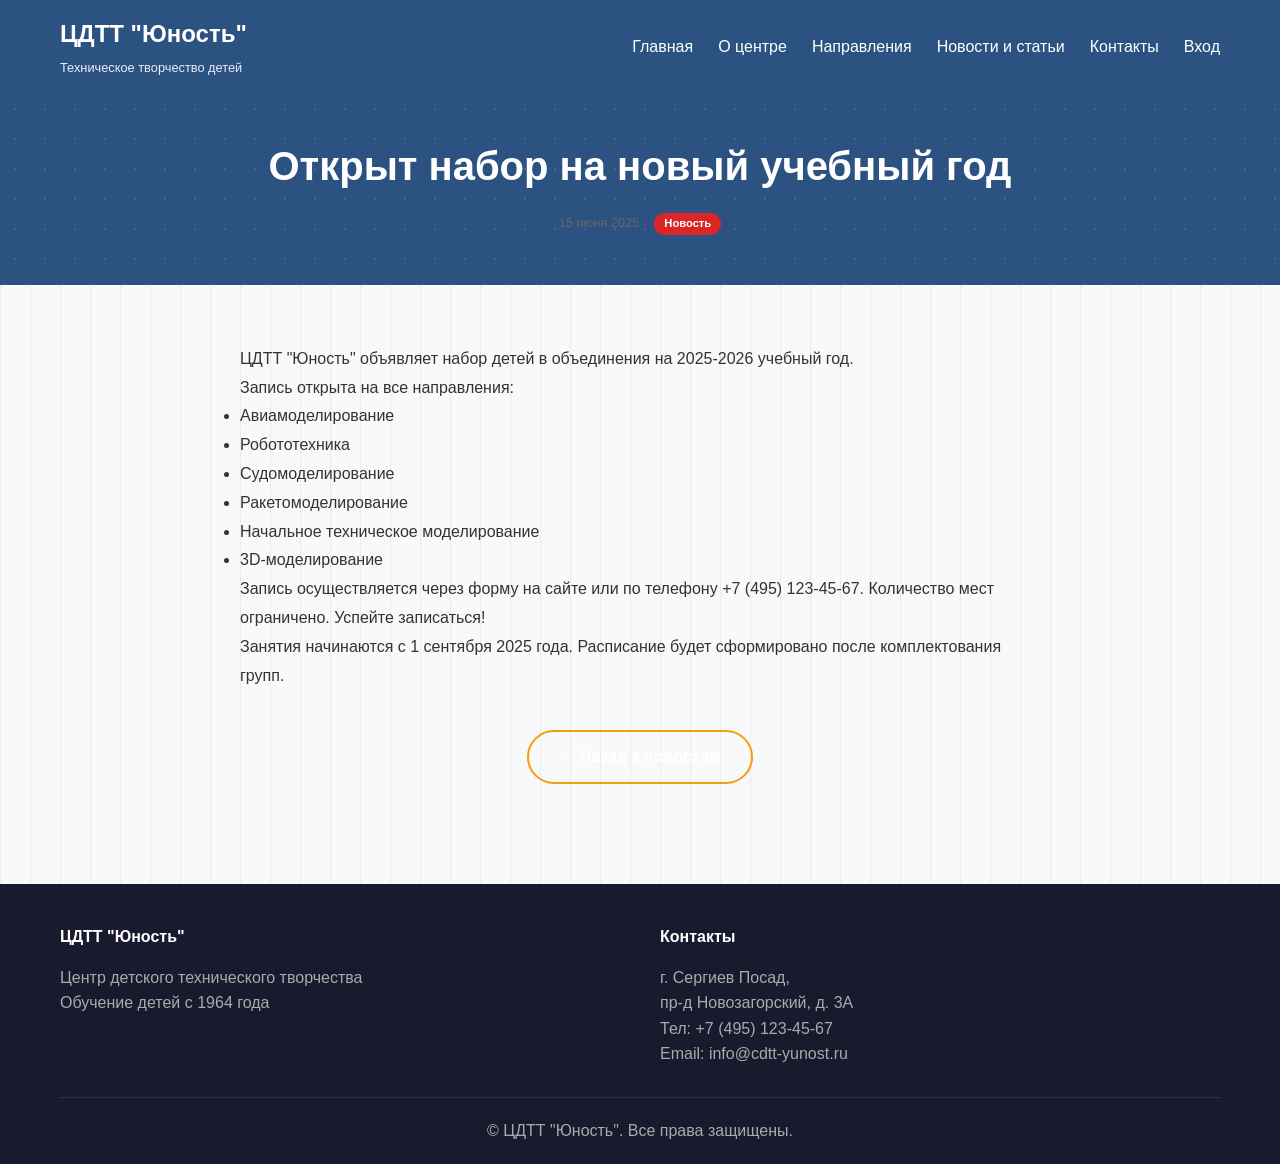
<file: docs/post.html>
<!DOCTYPE html>
<html lang="ru">
<head>
    <meta charset="UTF-8">
    <meta name="viewport" content="width=device-width, initial-scale=1.0">
    <title>Публикация - ЦДТТ "Юность"</title>
    <link rel="stylesheet" href="style.css">
</head>
<body>
    <header class="site-header">
        <div class="container header-inner">
            <div class="logo">
                <h1>ЦДТТ "Юность"</h1>
                <p>Техническое творчество детей</p>
            </div>
            <button class="mobile-menu-btn" id="mobileMenuBtn">☰</button>
            <nav class="main-nav" id="mainNav">
                <ul>
                    <li><a href="index.html">Главная</a></li>
                    <li><a href="about.html">О центре</a></li>
                    <li><a href="programs.html">Направления</a></li>
                    <li><a href="news.html">Новости и статьи</a></li>
                    <li><a href="contacts.html">Контакты</a></li>
                    <li><a href="admin.html">Вход</a></li>
                </ul>
            </nav>
        </div>
    </header>

    <main>
        <section class="hero" style="padding: 40px 0;">
            <div class="container">
                <h1>Открыт набор на новый учебный год</h1>
                <div class="post-meta" style="justify-content: center; margin-top: 15px;">
                    <span>15 июня 2025</span>
                    <span class="post-type news">Новость</span>
                </div>
            </div>
        </section>

        <section class="section">
            <div class="container">
                <div style="max-width: 800px; margin: 0 auto; line-height: 1.8;">
                    <p>ЦДТТ "Юность" объявляет набор детей в объединения на 2025-2026 учебный год.</p>
                    <p>Запись открыта на все направления:</p>
                    <ul>
                        <li>Авиамоделирование</li>
                        <li>Робототехника</li>
                        <li>Судомоделирование</li>
                        <li>Ракетомоделирование</li>
                        <li>Начальное техническое моделирование</li>
                        <li>3D-моделирование</li>
                    </ul>
                    <p>Запись осуществляется через форму на сайте или по телефону +7 (495) 123-45-67. Количество мест ограничено. Успейте записаться!</p>
                    <p>Занятия начинаются с 1 сентября 2025 года. Расписание будет сформировано после комплектования групп.</p>
                </div>
                <div style="text-align: center; margin-top: 40px;">
                    <a href="news.html" class="btn btn-outline">← Назад к новостям</a>
                </div>
            </div>
        </section>
    </main>

    <footer class="site-footer">
        <div class="container">
            <div class="footer-grid">
                <div>
                    <h4>ЦДТТ "Юность"</h4>
                    <p>Центр детского технического творчества<br>Обучение детей с 1964 года</p>
                </div>
                <div>
                    <h4>Контакты</h4>
                    <p>г. Сергиев Посад,<br>пр-д Новозагорский, д. 3А</p>
                    <p>Тел: +7 (495) 123-45-67<br>Email: info@cdtt-yunost.ru</p>
                </div>
            </div>
            <div class="footer-bottom">
                <p>© ЦДТТ "Юность". Все права защищены.</p>
            </div>
        </div>
    </footer>

    <script src="app.js"></script>
</body>
</html>
</file>
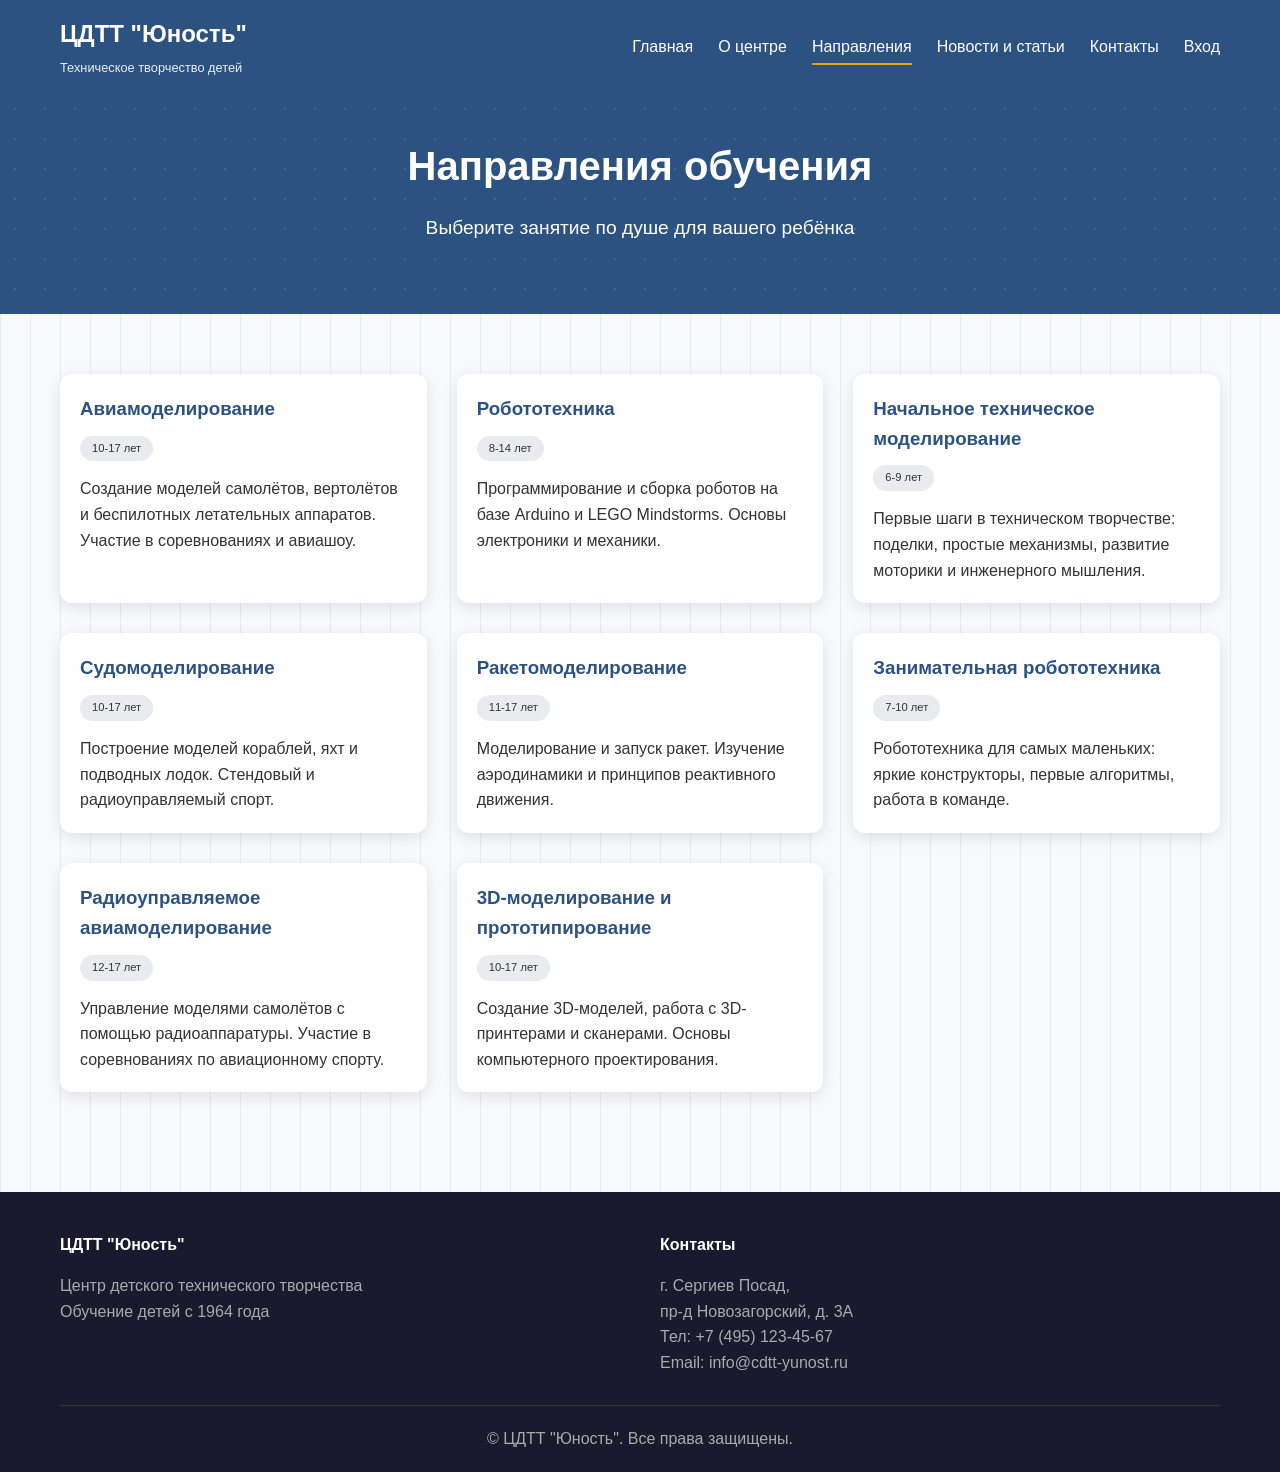
<file: docs/programs.html>
<!DOCTYPE html>
<html lang="ru">
<head>
    <meta charset="UTF-8">
    <meta name="viewport" content="width=device-width, initial-scale=1.0">
    <title>Направления - ЦДТТ "Юность"</title>
    <link rel="stylesheet" href="style.css">
</head>
<body>
    <header class="site-header">
        <div class="container header-inner">
            <div class="logo">
                <h1>ЦДТТ "Юность"</h1>
                <p>Техническое творчество детей</p>
            </div>
            <button class="mobile-menu-btn" id="mobileMenuBtn">☰</button>
            <nav class="main-nav" id="mainNav">
                <ul>
                    <li><a href="index.html">Главная</a></li>
                    <li><a href="about.html">О центре</a></li>
                    <li><a href="programs.html" class="active">Направления</a></li>
                    <li><a href="news.html">Новости и статьи</a></li>
                    <li><a href="contacts.html">Контакты</a></li>
                    <li><a href="admin.html">Вход</a></li>
                </ul>
            </nav>
        </div>
    </header>

    <main>
        <section class="hero" style="padding: 40px 0;">
            <div class="container">
                <h1>Направления обучения</h1>
                <p>Выберите занятие по душе для вашего ребёнка</p>
            </div>
        </section>

        <section class="section">
            <div class="container">
                <div class="cards-grid">
                    <div class="card">
                        <h3>Авиамоделирование</h3>
                        <span class="card-badge">10-17 лет</span>
                        <p>Создание моделей самолётов, вертолётов и беспилотных летательных аппаратов. Участие в соревнованиях и авиашоу.</p>
                    </div>
                    <div class="card">
                        <h3>Робототехника</h3>
                        <span class="card-badge">8-14 лет</span>
                        <p>Программирование и сборка роботов на базе Arduino и LEGO Mindstorms. Основы электроники и механики.</p>
                    </div>
                    <div class="card">
                        <h3>Начальное техническое моделирование</h3>
                        <span class="card-badge">6-9 лет</span>
                        <p>Первые шаги в техническом творчестве: поделки, простые механизмы, развитие моторики и инженерного мышления.</p>
                    </div>
                    <div class="card">
                        <h3>Судомоделирование</h3>
                        <span class="card-badge">10-17 лет</span>
                        <p>Построение моделей кораблей, яхт и подводных лодок. Стендовый и радиоуправляемый спорт.</p>
                    </div>
                    <div class="card">
                        <h3>Ракетомоделирование</h3>
                        <span class="card-badge">11-17 лет</span>
                        <p>Моделирование и запуск ракет. Изучение аэродинамики и принципов реактивного движения.</p>
                    </div>
                    <div class="card">
                        <h3>Занимательная робототехника</h3>
                        <span class="card-badge">7-10 лет</span>
                        <p>Робототехника для самых маленьких: яркие конструкторы, первые алгоритмы, работа в команде.</p>
                    </div>
                    <div class="card">
                        <h3>Радиоуправляемое авиамоделирование</h3>
                        <span class="card-badge">12-17 лет</span>
                        <p>Управление моделями самолётов с помощью радиоаппаратуры. Участие в соревнованиях по авиационному спорту.</p>
                    </div>
                    <div class="card">
                        <h3>3D-моделирование и прототипирование</h3>
                        <span class="card-badge">10-17 лет</span>
                        <p>Создание 3D-моделей, работа с 3D-принтерами и сканерами. Основы компьютерного проектирования.</p>
                    </div>
                </div>
            </div>
        </section>
    </main>

    <footer class="site-footer">
        <div class="container">
            <div class="footer-grid">
                <div>
                    <h4>ЦДТТ "Юность"</h4>
                    <p>Центр детского технического творчества<br>Обучение детей с 1964 года</p>
                </div>
                <div>
                    <h4>Контакты</h4>
                    <p>г. Сергиев Посад,<br>пр-д Новозагорский, д. 3А</p>
                    <p>Тел: +7 (495) 123-45-67<br>Email: info@cdtt-yunost.ru</p>
                </div>
            </div>
            <div class="footer-bottom">
                <p>© ЦДТТ "Юность". Все права защищены.</p>
            </div>
        </div>
    </footer>

    <script src="app.js"></script>
</body>
</html>
</file>
<file: docs/style.css>
* {
    margin: 0;
    padding: 0;
    box-sizing: border-box;
}

body {
    font-family: 'Segoe UI', Tahoma, Geneva, Verdana, sans-serif;
    line-height: 1.6;
    color: #333;
    background-color: #f8f9fa;
    background-image: linear-gradient(to right, #e9ecef 1px, transparent 1px);
    background-size: 30px 30px;
}

.container {
    max-width: 1200px;
    margin: 0 auto;
    padding: 0 20px;
}

/* ШАПКА */
.site-header {
    background: #2c5282;
    color: white;
    padding: 15px 0;
    position: sticky;
    top: 0;
    z-index: 1000;
}

.header-inner {
    display: flex;
    justify-content: space-between;
    align-items: center;
    flex-wrap: wrap;
}

.logo h1 {
    font-size: 1.5rem;
    margin-bottom: 5px;
}

.logo p {
    font-size: 0.8rem;
    opacity: 0.9;
}

/* НАВИГАЦИЯ */
.main-nav ul {
    display: flex;
    list-style: none;
    gap: 25px;
}

.main-nav a {
    color: white;
    text-decoration: none;
    font-weight: 500;
    padding: 8px 0;
    border-bottom: 2px solid transparent;
}

.main-nav a:hover,
.main-nav a.active {
    border-bottom-color: #f59e0b;
}

.mobile-menu-btn {
    display: none;
    background: none;
    border: none;
    color: white;
    font-size: 28px;
    cursor: pointer;
}

/* HERO БЛОК */
.hero {
    background: #2c5282;
    color: white;
    text-align: center;
    padding: 60px 0;
    background-image: radial-gradient(circle, rgba(255,255,255,0.1) 1px, transparent 1px);
    background-size: 30px 30px;
}

.hero h1 {
    font-size: 2.5rem;
    margin-bottom: 15px;
}

.hero p {
    font-size: 1.2rem;
    margin-bottom: 30px;
}

.hero-buttons {
    display: flex;
    gap: 15px;
    justify-content: center;
}

/* КНОПКИ */
.btn {
    display: inline-block;
    padding: 12px 30px;
    border-radius: 50px;
    text-decoration: none;
    font-weight: 600;
    transition: 0.3s;
}

.btn-primary {
    background: #f59e0b;
    color: white;
}

.btn-primary:hover {
    background: #e67e22;
    transform: translateY(-2px);
}

.btn-outline {
    border: 2px solid #f59e0b;
    color: white;
}

.btn-outline:hover {
    background: #f59e0b;
    transform: translateY(-2px);
}

/* СЕКЦИИ */
.section {
    padding: 60px 0;
}

.section-title {
    text-align: center;
    font-size: 2rem;
    margin-bottom: 40px;
    color: #2c5282;
}

.section-title::after {
    content: '';
    display: block;
    width: 60px;
    height: 3px;
    background: #f59e0b;
    margin: 10px auto 0;
}

/* КАРТОЧКИ */
.cards-grid {
    display: grid;
    grid-template-columns: repeat(auto-fill, minmax(320px, 1fr));
    gap: 30px;
}

.card {
    background: white;
    padding: 20px;
    border-radius: 12px;
    box-shadow: 0 4px 15px rgba(0,0,0,0.1);
    transition: 0.3s;
}

.card:hover {
    transform: translateY(-5px);
    box-shadow: 0 8px 25px rgba(0,0,0,0.15);
}

.card h3 {
    color: #2c5282;
    margin-bottom: 10px;
}

.card-badge {
    display: inline-block;
    background: #e9ecef;
    padding: 4px 12px;
    border-radius: 20px;
    font-size: 0.7rem;
    margin-bottom: 15px;
}

/* СТАТИСТИКА */
.stats {
    background: #2c5282;
    color: white;
    padding: 50px 0;
}

.stats-grid {
    display: grid;
    grid-template-columns: repeat(4, 1fr);
    text-align: center;
    gap: 30px;
}

.stat-number {
    font-size: 2.8rem;
    font-weight: bold;
    color: #f59e0b;
    display: block;
}

/* О ЦЕНТРЕ */
.about-preview {
    max-width: 800px;
    margin: 0 auto;
}

.about-text h2 {
    color: #2c5282;
    margin-bottom: 20px;
}

.about-text p {
    margin-bottom: 20px;
    line-height: 1.8;
}

/* НОВОСТИ */
.news-preview {
    max-width: 800px;
    margin: 0 auto;
}

.post-card {
    background: white;
    padding: 20px;
    margin-bottom: 20px;
    border-radius: 10px;
    box-shadow: 0 2px 8px rgba(0,0,0,0.08);
    border-left: 4px solid #f59e0b;
}

.post-card h3 {
    margin-bottom: 8px;
}

.post-card h3 a {
    color: #2c5282;
    text-decoration: none;
}

.post-meta {
    font-size: 0.8rem;
    color: #666;
    margin-bottom: 10px;
    display: flex;
    gap: 15px;
}

.post-type {
    padding: 2px 10px;
    border-radius: 20px;
    font-size: 0.7rem;
    font-weight: bold;
}

.post-type.news {
    background: #dc2626;
    color: white;
}

.post-type.article {
    background: #3b82f6;
    color: white;
}

.text-center {
    text-align: center;
}

/* ПОДВАЛ */
.site-footer {
    background: #1a1a2e;
    color: #aaa;
    padding: 40px 0 20px;
    margin-top: 40px;
}

.footer-grid {
    display: grid;
    grid-template-columns: repeat(auto-fit, minmax(250px, 1fr));
    gap: 40px;
    margin-bottom: 30px;
}

.footer-grid h4 {
    color: white;
    margin-bottom: 15px;
}

.footer-bottom {
    text-align: center;
    padding-top: 20px;
    border-top: 1px solid #333;
}

/* АДАПТИВНОСТЬ */
@media (max-width: 768px) {
    .mobile-menu-btn {
        display: block;
    }
    
    .main-nav {
        display: none;
        width: 100%;
    }
    
    .main-nav.open {
        display: block;
    }
    
    .main-nav ul {
        flex-direction: column;
        gap: 0;
        margin-top: 20px;
    }
    
    .main-nav a {
        display: block;
        padding: 10px 0;
    }
    
    .hero h1 {
        font-size: 1.8rem;
    }
    
    .stats-grid {
        grid-template-columns: repeat(2, 1fr);
    }
    
    .cards-grid {
        grid-template-columns: 1fr;
    }
}

@media (max-width: 480px) {
    .stats-grid {
        grid-template-columns: 1fr;
    }
    
    .hero-buttons {
        flex-direction: column;
        align-items: center;
    }
    
    .hero-buttons .btn {
        width: 80%;
    }
}
</file>
